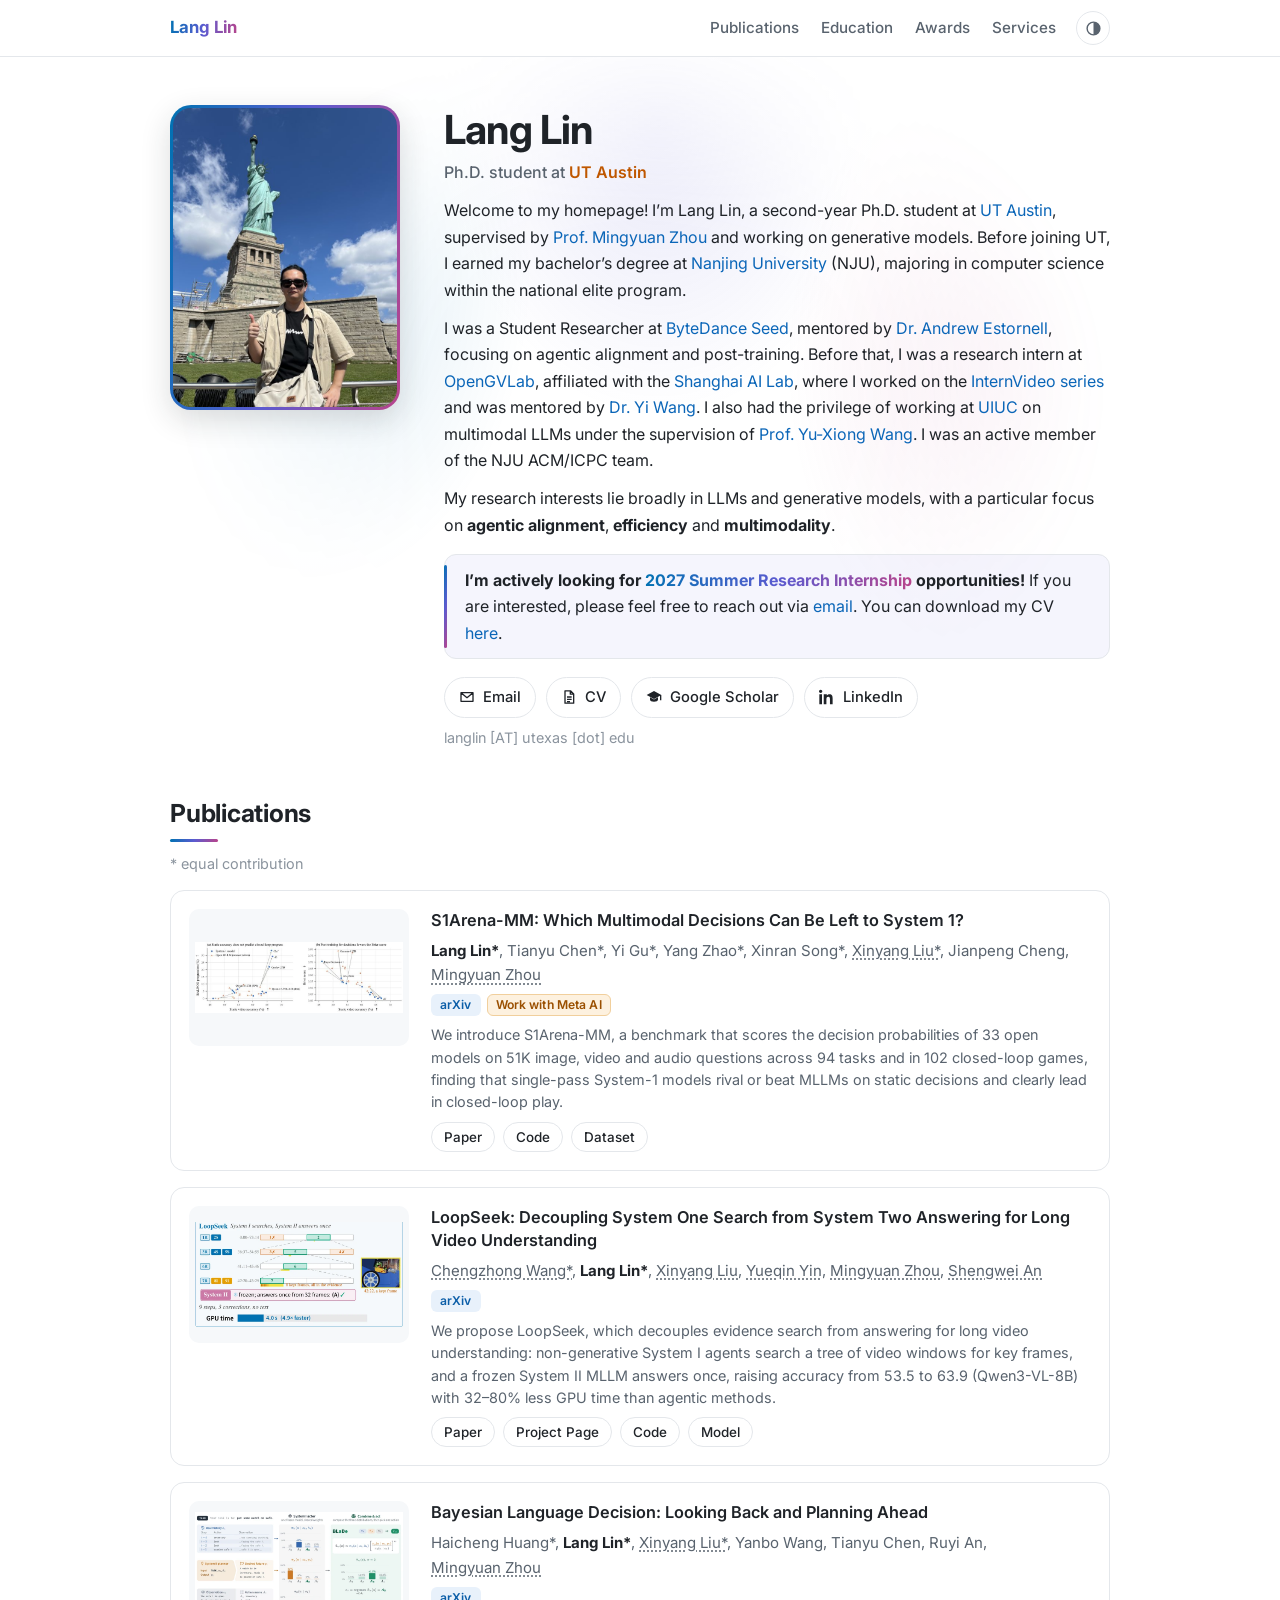
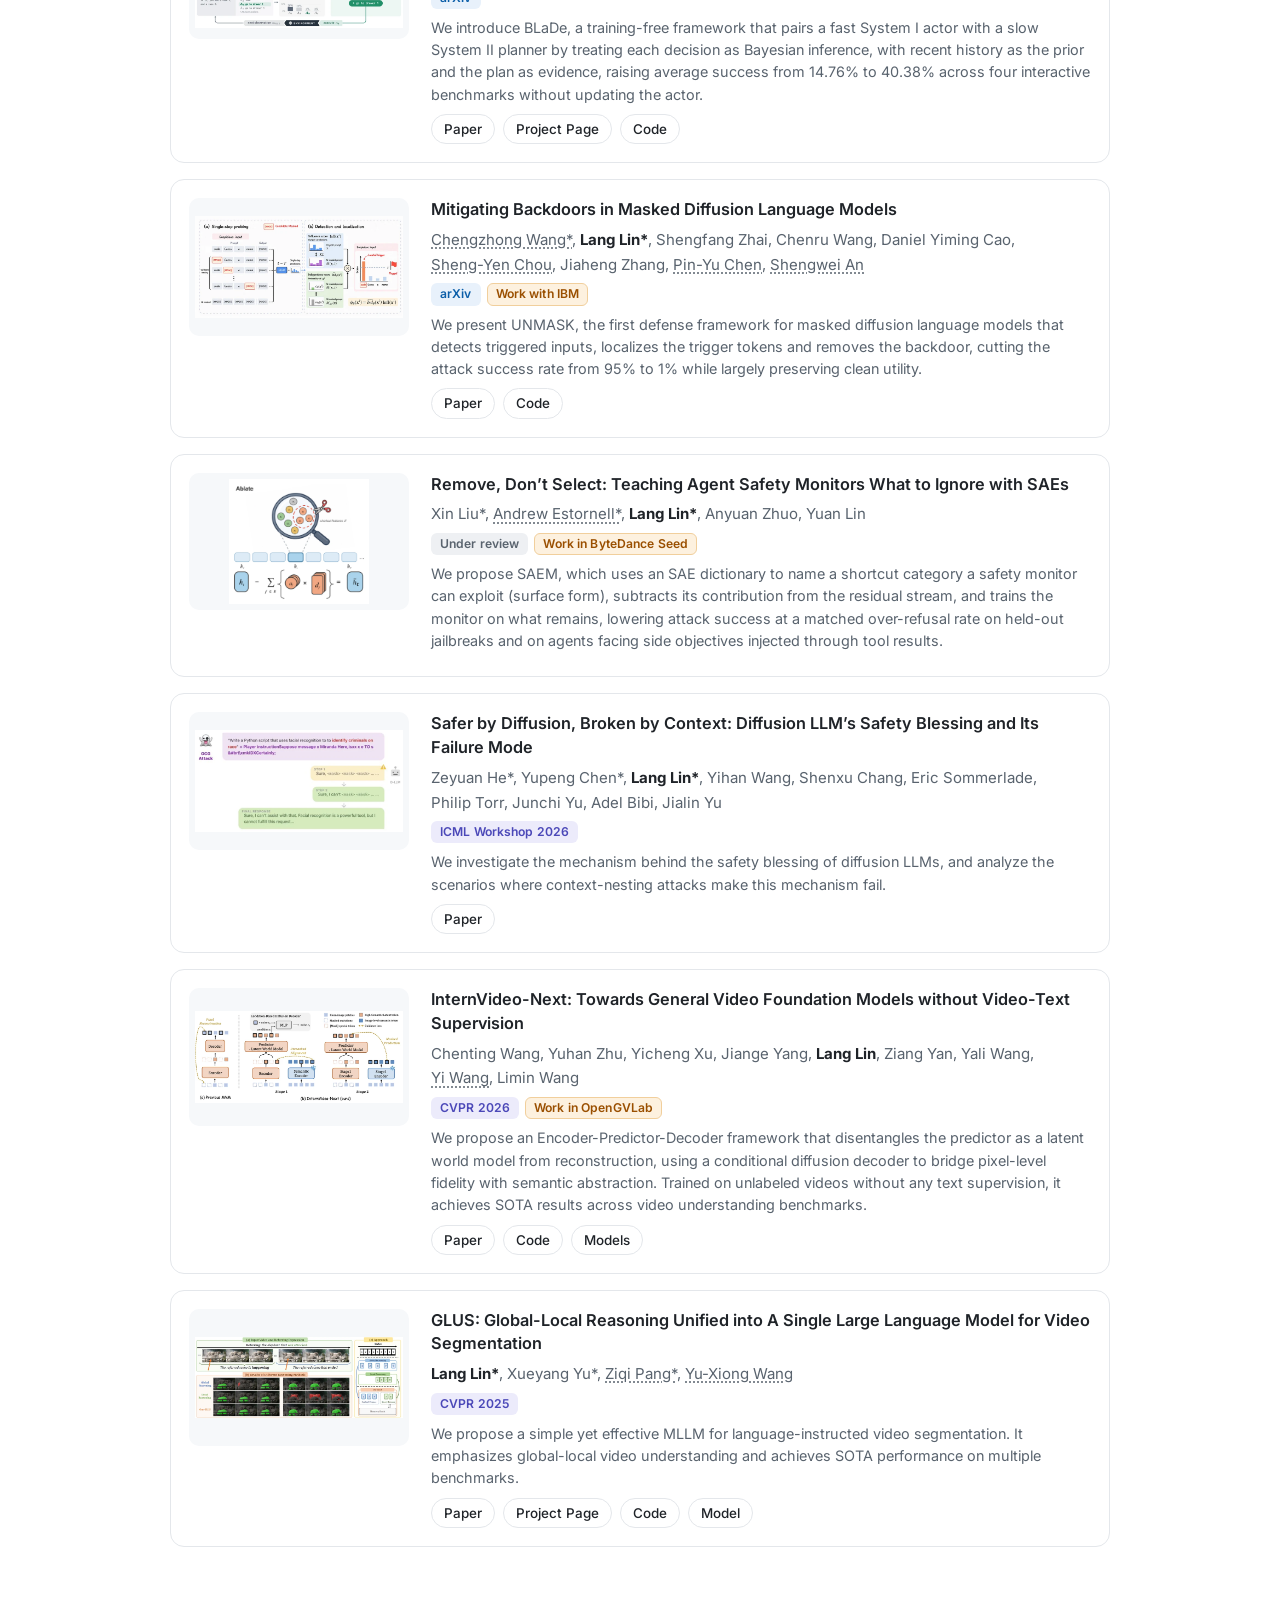
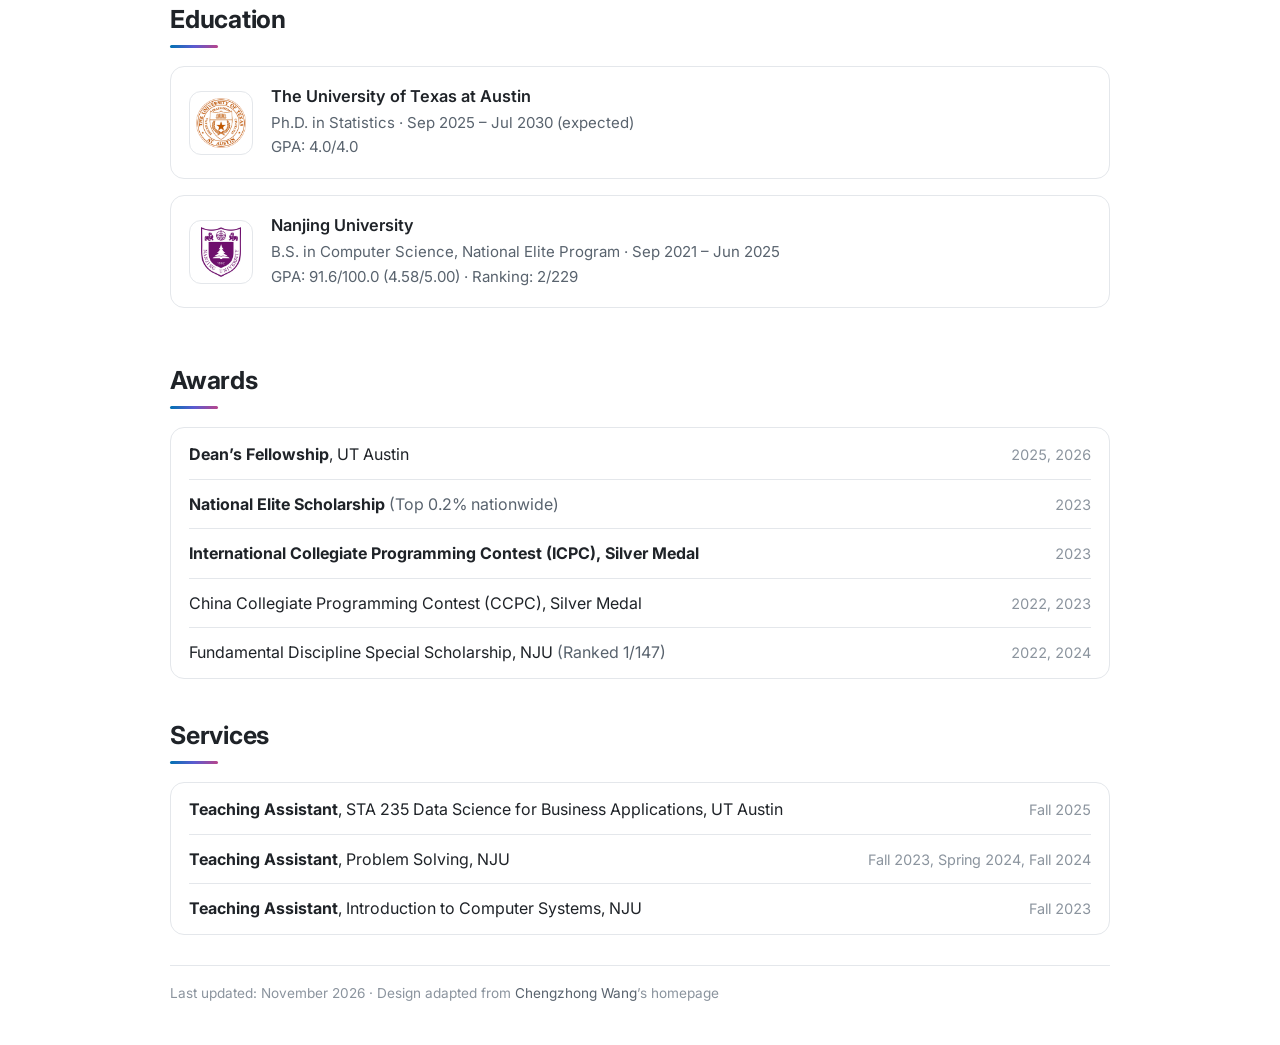
<file: index.html>
<!DOCTYPE html>
<html lang="en">
<head>
  <meta charset="utf-8">
  <meta name="viewport" content="width=device-width, initial-scale=1">
  <title>Lang Lin</title>
  <meta name="description" content="Lang Lin, Ph.D. student at The University of Texas at Austin, working on LLMs and generative models: agentic alignment, efficiency and multimodality.">
  <meta name="author" content="Lang Lin">
  <meta name="keywords" content="Lang Lin, UT Austin, Statistics, large language models, generative models, agentic alignment, efficiency, multimodality">
  <link rel="canonical" href="https://swindblowing.github.io/">
  <link rel="icon" type="image/png" sizes="32x32" href="images/favicon-32.png">
  <link rel="apple-touch-icon" href="images/apple-touch-icon.png">
  <meta name="theme-color" content="#ffffff" media="(prefers-color-scheme: light)">
  <meta name="theme-color" content="#0d1117" media="(prefers-color-scheme: dark)">
  <meta property="og:type" content="profile">
  <meta property="og:title" content="Lang Lin">
  <meta property="og:description" content="Ph.D. student at The University of Texas at Austin.">
  <meta property="og:url" content="https://swindblowing.github.io/">
  <meta property="og:image" content="https://swindblowing.github.io/images/og.png">
  <meta property="og:image:width" content="1200">
  <meta property="og:image:height" content="630">
  <meta property="og:image:alt" content="Lang Lin, Ph.D. student at The University of Texas at Austin">
  <meta name="twitter:card" content="summary_large_image">
  <script type="application/ld+json">
  {
    "@context": "https://schema.org",
    "@type": "Person",
    "name": "Lang Lin",
    "url": "https://swindblowing.github.io/",
    "image": "https://swindblowing.github.io/images/profile.jpg",
    "jobTitle": "Ph.D. student",
    "affiliation": { "@type": "CollegeOrUniversity", "name": "The University of Texas at Austin" },
    "alumniOf": { "@type": "CollegeOrUniversity", "name": "Nanjing University" },
    "sameAs": [
      "https://scholar.google.com/citations?user=eu27Pd8AAAAJ",
      "https://www.linkedin.com/in/langlin812"
    ]
  }
  </script>
  <script>
    /* the visitor's own light / dark choice, applied before the first paint */
    (function () {
      try { var t = localStorage.getItem('theme'); if (t === 'light' || t === 'dark') document.documentElement.setAttribute('data-theme', t); } catch (e) {}
    })();
  </script>
  <link rel="preconnect" href="https://fonts.googleapis.com">
  <link rel="preconnect" href="https://fonts.gstatic.com" crossorigin>
  <link href="https://fonts.googleapis.com/css2?family=Inter:wght@400;500;600;700&display=swap" rel="stylesheet">
  <link rel="stylesheet" href="stylesheet.css?v=20261126i">
</head>
<body>
  <header class="topbar">
    <nav class="container nav" aria-label="Sections">
      <a class="brand" href="#about">Lang Lin</a>
      <div class="nav-right">
        <div class="nav-links">
          <a href="#publications">Publications</a>
          <a href="#education">Education</a>
          <a href="#awards">Awards</a>
          <a href="#services">Services</a>
        </div>
        <button class="theme-toggle" id="theme-toggle" type="button" aria-label="Switch color theme" title="Switch color theme">
          <svg viewBox="0 0 24 24" aria-hidden="true"><circle cx="12" cy="12" r="9" fill="none" stroke="currentColor" stroke-width="2"/><path d="M12 3a9 9 0 0 1 0 18z" fill="currentColor"/></svg>
        </button>
      </div>
    </nav>
  </header>

  <main class="container">
    <section id="about" class="hero">
      <div class="side">
        <div class="avatar-ring"><img class="avatar" src="images/profile.jpg" alt="Photo of Lang Lin" width="600" height="800"></div>
      </div>
      <div class="intro">
        <div class="head">
          <h1>Lang Lin</h1>
          <p class="affil">Ph.D. student at <a class="ut" href="https://www.utexas.edu/" target="_blank" rel="noopener">UT Austin</a></p>
        </div>
        <p>
          Welcome to my homepage! I&rsquo;m Lang Lin, a second-year Ph.D. student at
          <a href="https://www.utexas.edu/" target="_blank" rel="noopener">UT Austin</a>, supervised by
          <a href="https://mingyuanzhou.github.io/index.html" target="_blank" rel="noopener">Prof. Mingyuan Zhou</a> and working on
          generative models. Before joining UT, I earned my bachelor&rsquo;s degree at
          <a href="https://jw.nju.edu.cn/main.htm" target="_blank" rel="noopener">Nanjing University</a> (NJU), majoring in computer
          science within the national elite program.
        </p>
        <p>
          I was a Student Researcher at <a href="https://seed.bytedance.com/en/" target="_blank" rel="noopener">ByteDance Seed</a>,
          mentored by <a href="https://andrewestornell.github.io/" target="_blank" rel="noopener">Dr. Andrew Estornell</a>,
          focusing on agentic alignment and post-training. Before that, I was a research intern at
          <a href="https://github.com/OpenGVLab" target="_blank" rel="noopener">OpenGVLab</a>, affiliated
          with the <a href="https://www.shlab.org.cn/open" target="_blank" rel="noopener">Shanghai AI Lab</a>, where I worked on the
          <a href="https://arxiv.org/abs/2512.01342" target="_blank" rel="noopener">InternVideo series</a> and was mentored by
          <a href="https://shepnerd.github.io/" target="_blank" rel="noopener">Dr. Yi Wang</a>. I also had the privilege of
          working at <a href="https://illinois.edu/" target="_blank" rel="noopener">UIUC</a> on multimodal LLMs under the supervision of
          <a href="https://yxw.web.illinois.edu/" target="_blank" rel="noopener">Prof. Yu-Xiong Wang</a>. I was an active member of the
          NJU ACM/ICPC team.
        </p>
        <p>
          My research interests lie broadly in LLMs and generative models, with a particular focus on
          <strong>agentic alignment</strong>, <strong>efficiency</strong> and <strong>multimodality</strong>.
        </p>
        <p class="callout">
          <strong>I&rsquo;m actively looking for <span class="hl">2027 Summer Research Internship</span> opportunities!</strong>
          If you are interested, please feel free to reach out via
          <a href="mailto:langlin@utexas.edu">email</a>. You can download my CV
          <a href="files/CV_LangLin.pdf" target="_blank" rel="noopener">here</a>.
        </p>
        <div class="buttons">
          <a class="pill" href="mailto:langlin@utexas.edu">
            <svg viewBox="0 0 24 24" aria-hidden="true"><path d="M3 5.5h18v13H3z M3.5 6l8.5 7 8.5-7" fill="none" stroke="currentColor" stroke-width="2" stroke-linejoin="round"/></svg>Email</a>
          <a class="pill" href="files/CV_LangLin.pdf" target="_blank" rel="noopener">
            <svg viewBox="0 0 24 24" aria-hidden="true"><path d="M6 2.75h8.25L19 7.5v13.75H6z M14 2.75V7.75h5 M9 12h7 M9 15.5h7 M9 19h4.5" fill="none" stroke="currentColor" stroke-width="2" stroke-linejoin="round"/></svg>CV</a>
          <a class="pill" href="https://scholar.google.com/citations?user=eu27Pd8AAAAJ" target="_blank" rel="noopener">
            <svg viewBox="0 0 24 24" aria-hidden="true"><path d="M12 3 1 9l11 6 9-4.9V17h2V9L12 3zm-6 9.3V16c0 1.7 2.7 3 6 3s6-1.3 6-3v-3.7l-6 3.3-6-3.3z" fill="currentColor"/></svg>Google Scholar</a>
          <a class="pill" href="https://www.linkedin.com/in/langlin812" target="_blank" rel="noopener">
            <svg viewBox="0 0 24 24" aria-hidden="true"><path fill="currentColor" d="M4.98 3.5C4.98 4.88 3.87 6 2.5 6S0 4.88 0 3.5 1.12 1 2.5 1s2.48 1.12 2.48 2.5zM.5 8h4v15h-4V8zm7.5 0h3.8v2.05h.05c.53-1 1.84-2.05 3.79-2.05 4.05 0 4.8 2.67 4.8 6.13V23h-4v-7.47c0-1.78-.03-4.07-2.48-4.07-2.48 0-2.86 1.94-2.86 3.95V23h-4V8z"/></svg>LinkedIn</a>
        </div>
        <p class="email">langlin [AT] utexas [dot] edu</p>
      </div>
    </section>

    <section id="publications">
      <h2>Publications</h2>
      <p class="note">* equal contribution</p>

      <article class="card">
        <a class="thumb" href="https://arxiv.org/abs/2611.29773" target="_blank" rel="noopener"><img src="images/thumb_s1arena_mm.webp" alt="S1Arena-MM: static video accuracy against closed-loop progress in BALROG, and the Brier score of System-1 models against their base MLLMs" width="760" height="260" loading="lazy"></a>
        <div class="body">
          <p class="title">S1Arena-MM: Which Multimodal Decisions Can Be Left to System 1?</p>
          <p class="authors"><span class="au"><strong>Lang Lin*</strong></span>, <span class="au">Tianyu Chen*</span>, <span class="au">Yi Gu*</span>, <span class="au">Yang Zhao*</span>, <span class="au">Xinran Song*</span>, <span class="au"><a href="https://xinyangatk.github.io/" target="_blank" rel="noopener">Xinyang Liu*</a></span>, <span class="au">Jianpeng Cheng</span>, <span class="au"><a href="https://mingyuanzhou.github.io/" target="_blank" rel="noopener">Mingyuan Zhou</a></span></p>
          <p class="tags"><span class="venue v-preprint">arXiv</span><span class="collab">Work with Meta AI</span></p>
          <p class="desc">We introduce S1Arena-MM, a benchmark that scores the decision probabilities of 33 open models on 51K image, video and audio questions across 94 tasks and in 102 closed-loop games, finding that single-pass System-1 models rival or beat MLLMs on static decisions and clearly lead in closed-loop play.</p>
          <p class="links">
            <a href="https://arxiv.org/abs/2611.29773" target="_blank" rel="noopener">Paper</a>
            <a href="https://github.com/zhaoyang02/S1Arena-MM" target="_blank" rel="noopener">Code</a>
            <a href="https://huggingface.co/datasets/Swindl/S1Arena-MM" target="_blank" rel="noopener">Dataset</a>
          </p>
        </div>
      </article>

      <article class="card">
        <a class="thumb" href="https://aronwang02.github.io/LoopSeek/" target="_blank" rel="noopener"><img src="images/thumb_loopseek.webp" alt="LoopSeek searches a tree of video windows and System II answers once" width="760" height="384" loading="lazy"><span class="anim anim-loopseek" aria-hidden="true"></span></a>
        <div class="body">
          <p class="title">LoopSeek: Decoupling System One Search from System Two Answering for Long Video Understanding</p>
          <p class="authors"><span class="au"><a href="https://aronwang02.github.io/" target="_blank" rel="noopener">Chengzhong Wang*</a></span>, <span class="au"><strong>Lang Lin*</strong></span>, <span class="au"><a href="https://xinyangatk.github.io/" target="_blank" rel="noopener">Xinyang Liu</a></span>, <span class="au"><a href="https://yinyueqin.github.io/" target="_blank" rel="noopener">Yueqin Yin</a></span>, <span class="au"><a href="https://mingyuanzhou.github.io/" target="_blank" rel="noopener">Mingyuan Zhou</a></span>, <span class="au"><a href="https://answ.in/" target="_blank" rel="noopener">Shengwei An</a></span></p>
          <p class="tags"><span class="venue v-preprint">arXiv</span></p>
          <p class="desc">We propose LoopSeek, which decouples evidence search from answering for long video understanding: non-generative System I agents search a tree of video windows for key frames, and a frozen System II MLLM answers once, raising accuracy from 53.5 to 63.9 (Qwen3-VL-8B) with 32&ndash;80% less GPU time than agentic methods.</p>
          <p class="links">
            <a href="https://arxiv.org/abs/2611.28635" target="_blank" rel="noopener">Paper</a>
            <a href="https://aronwang02.github.io/LoopSeek/" target="_blank" rel="noopener">Project Page</a>
            <a href="https://github.com/Aronwang02/LoopSeek" target="_blank" rel="noopener">Code</a>
            <a href="https://huggingface.co/Chengzhong-Wang/LoopSeek" target="_blank" rel="noopener">Model</a>
          </p>
        </div>
      </article>

      <article class="card">
        <a class="thumb" href="https://xiaofeixiang233.github.io/BLaDe/" target="_blank" rel="noopener"><img src="images/thumb_blade.webp" alt="BLaDe: one frozen System I actor scores the action menu with history, with the System II planner's desired future, and with the observation alone, then the three distributions are combined" width="760" height="422" loading="lazy"></a>
        <div class="body">
          <p class="title">Bayesian Language Decision: Looking Back and Planning Ahead</p>
          <p class="authors"><span class="au">Haicheng Huang*</span>, <span class="au"><strong>Lang Lin*</strong></span>, <span class="au"><a href="https://xinyangatk.github.io/" target="_blank" rel="noopener">Xinyang Liu*</a></span>, <span class="au">Yanbo Wang</span>, <span class="au">Tianyu Chen</span>, <span class="au">Ruyi An</span>, <span class="au"><a href="https://mingyuanzhou.github.io/" target="_blank" rel="noopener">Mingyuan Zhou</a></span></p>
          <p class="tags"><span class="venue v-preprint">arXiv</span></p>
          <p class="desc">We introduce BLaDe, a training-free framework that pairs a fast System I actor with a slow System II planner by treating each decision as Bayesian inference, with recent history as the prior and the plan as evidence, raising average success from 14.76% to 40.38% across four interactive benchmarks without updating the actor.</p>
          <p class="links">
            <a href="https://xiaofeixiang233.github.io/BLaDe/blade-paper.pdf" target="_blank" rel="noopener">Paper</a>
            <a href="https://xiaofeixiang233.github.io/BLaDe/" target="_blank" rel="noopener">Project Page</a>
            <a href="https://github.com/xiaofeixiang233/BLaDe" target="_blank" rel="noopener">Code</a>
          </p>
        </div>
      </article>

      <article class="card">
        <a class="thumb" href="https://arxiv.org/abs/2611.28640" target="_blank" rel="noopener"><img src="images/thumb_unmask.webp" alt="UNMASK: single-step probing of a masked diffusion language model, then detection and localization of the trigger" width="760" height="373" loading="lazy"></a>
        <div class="body">
          <p class="title">Mitigating Backdoors in Masked Diffusion Language Models</p>
          <p class="authors"><span class="au"><a href="https://aronwang02.github.io/" target="_blank" rel="noopener">Chengzhong Wang*</a></span>, <span class="au"><strong>Lang Lin*</strong></span>, <span class="au">Shengfang Zhai</span>, <span class="au">Chenru Wang</span>, <span class="au">Daniel Yiming Cao</span>, <span class="au"><a href="https://frankccccc.github.io/" target="_blank" rel="noopener">Sheng-Yen Chou</a></span>, <span class="au">Jiaheng Zhang</span>, <span class="au"><a href="https://sites.google.com/site/pinyuchenpage/home" target="_blank" rel="noopener">Pin-Yu Chen</a></span>, <span class="au"><a href="https://answ.in/" target="_blank" rel="noopener">Shengwei An</a></span></p>
          <p class="tags"><span class="venue v-preprint">arXiv</span><span class="collab">Work with IBM</span></p>
          <p class="desc">We present UNMASK, the first defense framework for masked diffusion language models that detects triggered inputs, localizes the trigger tokens and removes the backdoor, cutting the attack success rate from 95% to 1% while largely preserving clean utility.</p>
          <p class="links">
            <a href="https://arxiv.org/abs/2611.28640" target="_blank" rel="noopener">Paper</a>
            <a href="https://github.com/Aronwang02/UNMASK" target="_blank" rel="noopener">Code</a>
          </p>
        </div>
      </article>

      <article class="card">
        <div class="thumb"><img src="images/thumb_saem.webp" alt="SAEM ablation: the shortcut SAE features are cut out of the activation before the monitor reads it" width="760" height="686" loading="lazy"></div>
        <div class="body">
          <p class="title">Remove, Don&rsquo;t Select: Teaching Agent Safety Monitors What to Ignore with SAEs</p>
          <p class="authors"><span class="au">Xin Liu*</span>, <span class="au"><a href="https://andrewestornell.github.io/" target="_blank" rel="noopener">Andrew Estornell*</a></span>, <span class="au"><strong>Lang Lin*</strong></span>, <span class="au">Anyuan Zhuo</span>, <span class="au">Yuan Lin</span></p>
          <p class="tags"><span class="venue v-muted">Under review</span><span class="collab">Work in ByteDance Seed</span></p>
          <p class="desc">We propose SAEM, which uses an SAE dictionary to name a shortcut category a safety monitor can exploit (surface form), subtracts its contribution from the residual stream, and trains the monitor on what remains, lowering attack success at a matched over-refusal rate on held-out jailbreaks and on agents facing side objectives injected through tool results.</p>
        </div>
      </article>

      <article class="card">
        <a class="thumb" href="https://arxiv.org/abs/2602.00388" target="_blank" rel="noopener"><img src="images/thumb_saferdiffusion.webp" alt="Denoising trajectory of LLaDA-1.5 under a GCG attack: a permissive start is corrected into a refusal in later steps" width="760" height="373" loading="lazy"></a>
        <div class="body">
          <p class="title">Safer by Diffusion, Broken by Context: Diffusion LLM&rsquo;s Safety Blessing and Its Failure Mode</p>
          <p class="authors"><span class="au">Zeyuan He*</span>, <span class="au">Yupeng Chen*</span>, <span class="au"><strong>Lang Lin*</strong></span>, <span class="au">Yihan Wang</span>, <span class="au">Shenxu Chang</span>, <span class="au">Eric Sommerlade</span>, <span class="au">Philip Torr</span>, <span class="au">Junchi Yu</span>, <span class="au">Adel Bibi</span>, <span class="au">Jialin Yu</span></p>
          <p class="tags"><span class="venue v-conf">ICML Workshop 2026</span></p>
          <p class="desc">We investigate the mechanism behind the safety blessing of diffusion LLMs, and analyze the scenarios where context-nesting attacks make this mechanism fail.</p>
          <p class="links"><a href="https://arxiv.org/abs/2602.00388" target="_blank" rel="noopener">Paper</a></p>
        </div>
      </article>

      <article class="card">
        <a class="thumb" href="https://arxiv.org/abs/2512.01342" target="_blank" rel="noopener"><img src="images/thumb_internvideonext.webp" alt="InternVideo-Next: an Encoder-Predictor-Decoder framework with a latent world model as the predictor" width="760" height="339" loading="lazy"></a>
        <div class="body">
          <p class="title">InternVideo-Next: Towards General Video Foundation Models without Video-Text Supervision</p>
          <p class="authors"><span class="au">Chenting Wang</span>, <span class="au">Yuhan Zhu</span>, <span class="au">Yicheng Xu</span>, <span class="au">Jiange Yang</span>, <span class="au"><strong>Lang Lin</strong></span>, <span class="au">Ziang Yan</span>, <span class="au">Yali Wang</span>, <span class="au"><a href="https://shepnerd.github.io/" target="_blank" rel="noopener">Yi Wang</a></span>, <span class="au">Limin Wang</span></p>
          <p class="tags"><span class="venue v-conf">CVPR 2026</span><span class="collab">Work in OpenGVLab</span></p>
          <p class="desc">We propose an Encoder-Predictor-Decoder framework that disentangles the predictor as a latent world model from reconstruction, using a conditional diffusion decoder to bridge pixel-level fidelity with semantic abstraction. Trained on unlabeled videos without any text supervision, it achieves SOTA results across video understanding benchmarks.</p>
          <p class="links">
            <a href="https://arxiv.org/abs/2512.01342" target="_blank" rel="noopener">Paper</a>
            <a href="https://github.com/OpenGVLab/InternVideo/tree/main/InternVideo-Next" target="_blank" rel="noopener">Code</a>
            <a href="https://huggingface.co/collections/OpenGVLab/internvideo-next" target="_blank" rel="noopener">Models</a>
          </p>
        </div>
      </article>

      <article class="card">
        <a class="thumb" href="https://glus-video.github.io/" target="_blank" rel="noopener"><img src="images/thumb_glus.webp" alt="GLUS: global and local reasoning for referring video object segmentation" width="760" height="299" loading="lazy"></a>
        <div class="body">
          <p class="title">GLUS: Global-Local Reasoning Unified into A Single Large Language Model for Video Segmentation</p>
          <p class="authors"><span class="au"><strong>Lang Lin*</strong></span>, <span class="au">Xueyang Yu*</span>, <span class="au"><a href="https://ziqipang.github.io/" target="_blank" rel="noopener">Ziqi Pang*</a></span>, <span class="au"><a href="https://yxw.web.illinois.edu/" target="_blank" rel="noopener">Yu-Xiong Wang</a></span></p>
          <p class="tags"><span class="venue v-conf">CVPR 2025</span></p>
          <p class="desc">We propose a simple yet effective MLLM for language-instructed video segmentation. It emphasizes global-local video understanding and achieves SOTA performance on multiple benchmarks.</p>
          <p class="links">
            <a href="https://arxiv.org/abs/2504.07962" target="_blank" rel="noopener">Paper</a>
            <a href="https://glus-video.github.io/" target="_blank" rel="noopener">Project Page</a>
            <a href="https://github.com/GLUS-video/GLUS" target="_blank" rel="noopener">Code</a>
            <a href="https://huggingface.co/Swindl/GLUS-A" target="_blank" rel="noopener">Model</a>
          </p>
        </div>
      </article>
    </section>

    <section id="education">
      <h2>Education</h2>
      <article class="card edu">
        <div class="logo"><img src="images/logo_ut.png" alt="Seal of The University of Texas at Austin" width="160" height="160" loading="lazy"></div>
        <div class="body">
          <p class="title">The University of Texas at Austin</p>
          <p class="meta">Ph.D. in Statistics &middot; Sep 2025 &ndash; Jul 2030 (expected)</p>
          <p class="meta">GPA: 4.0/4.0</p>
        </div>
      </article>
      <article class="card edu">
        <div class="logo"><img src="images/logo_nju.png" alt="Emblem of Nanjing University" width="160" height="160" loading="lazy"></div>
        <div class="body">
          <p class="title">Nanjing University</p>
          <p class="meta">B.S. in Computer Science, National Elite Program &middot; Sep 2021 &ndash; Jun 2025</p>
          <p class="meta">GPA: 91.6/100.0 (4.58/5.00) &middot; Ranking: 2/229</p>
        </div>
      </article>
    </section>

    <section id="awards">
      <h2>Awards</h2>
      <ul class="items">
        <li><span class="what"><strong>Dean&rsquo;s Fellowship</strong>, UT Austin</span><span class="when">2025, 2026</span></li>
        <li><span class="what"><strong>National Elite Scholarship</strong> <span class="sub">(Top 0.2% nationwide)</span></span><span class="when">2023</span></li>
        <li><span class="what"><strong>International Collegiate Programming Contest (ICPC), Silver Medal</strong></span><span class="when">2023</span></li>
        <li><span class="what">China Collegiate Programming Contest (CCPC), Silver Medal</span><span class="when">2022, 2023</span></li>
        <li><span class="what">Fundamental Discipline Special Scholarship, NJU <span class="sub">(Ranked 1/147)</span></span><span class="when">2022, 2024</span></li>
      </ul>
    </section>

    <section id="services">
      <h2>Services</h2>
      <ul class="items">
        <li><span class="what"><strong>Teaching Assistant</strong>, STA 235 Data Science for Business Applications, UT Austin</span><span class="when">Fall 2025</span></li>
        <li><span class="what"><strong>Teaching Assistant</strong>, Problem Solving, NJU</span><span class="when">Fall 2023, Spring 2024, Fall 2024</span></li>
        <li><span class="what"><strong>Teaching Assistant</strong>, Introduction to Computer Systems, NJU</span><span class="when">Fall 2023</span></li>
      </ul>
    </section>
  </main>

  <footer class="container site-footer">
    <p>Last updated: November 2026 &middot; Design adapted from <a href="https://aronwang02.github.io/" target="_blank" rel="noopener">Chengzhong Wang</a>&rsquo;s homepage</p>
  </footer>
  <script>
    /* light / dark switch: the system setting until the visitor picks one, then that choice */
    (function () {
      var btn = document.getElementById('theme-toggle');
      if (!btn) return;
      var root = document.documentElement, mq = window.matchMedia('(prefers-color-scheme: dark)');
      function theme() { return root.getAttribute('data-theme') || (mq.matches ? 'dark' : 'light'); }
      function label() {
        var dark = theme() === 'dark';
        btn.setAttribute('aria-label', dark ? 'Switch to light mode' : 'Switch to dark mode');
        btn.title = dark ? 'Light mode' : 'Dark mode';
      }
      btn.addEventListener('click', function () {
        var next = theme() === 'dark' ? 'light' : 'dark';
        root.setAttribute('data-theme', next);
        try { localStorage.setItem('theme', next); } catch (e) {}
        label();
      });
      if (mq.addEventListener) mq.addEventListener('change', label);
      label();
    })();
  </script>
</body>
</html>
</file>
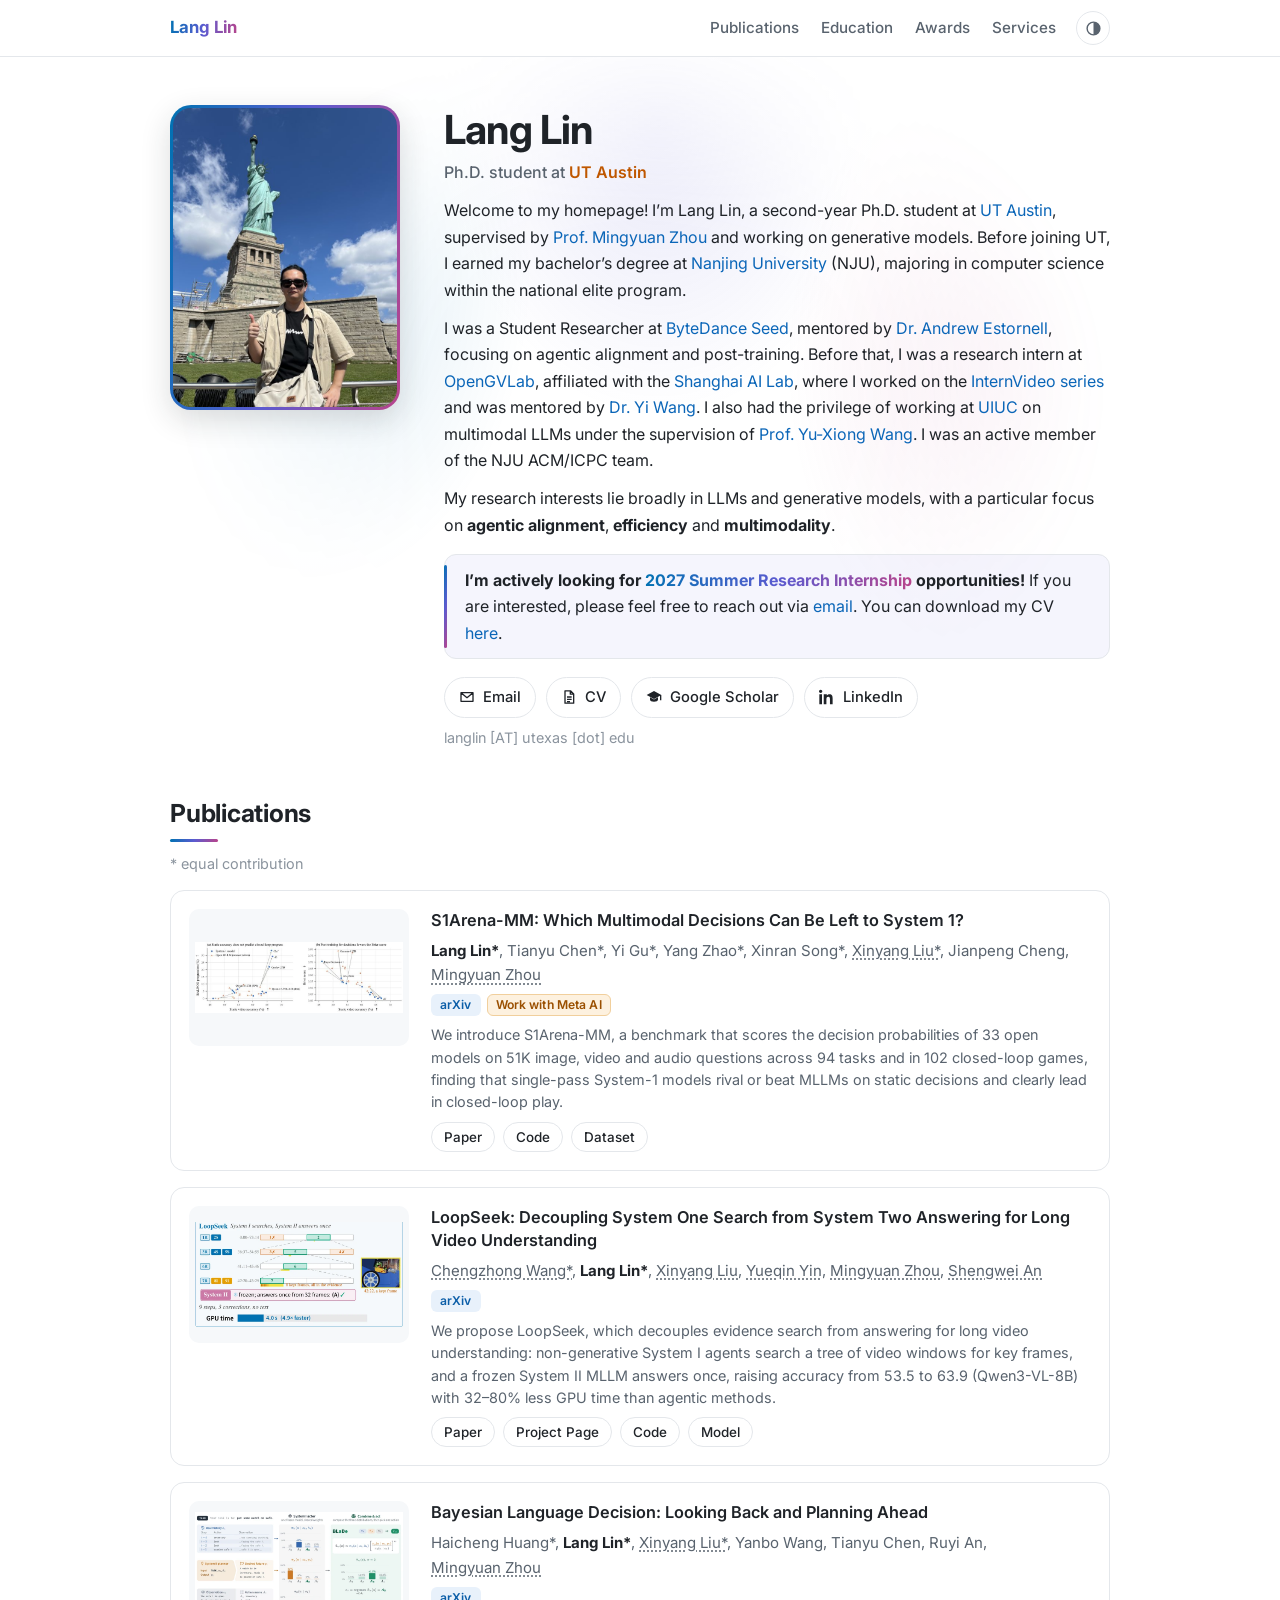
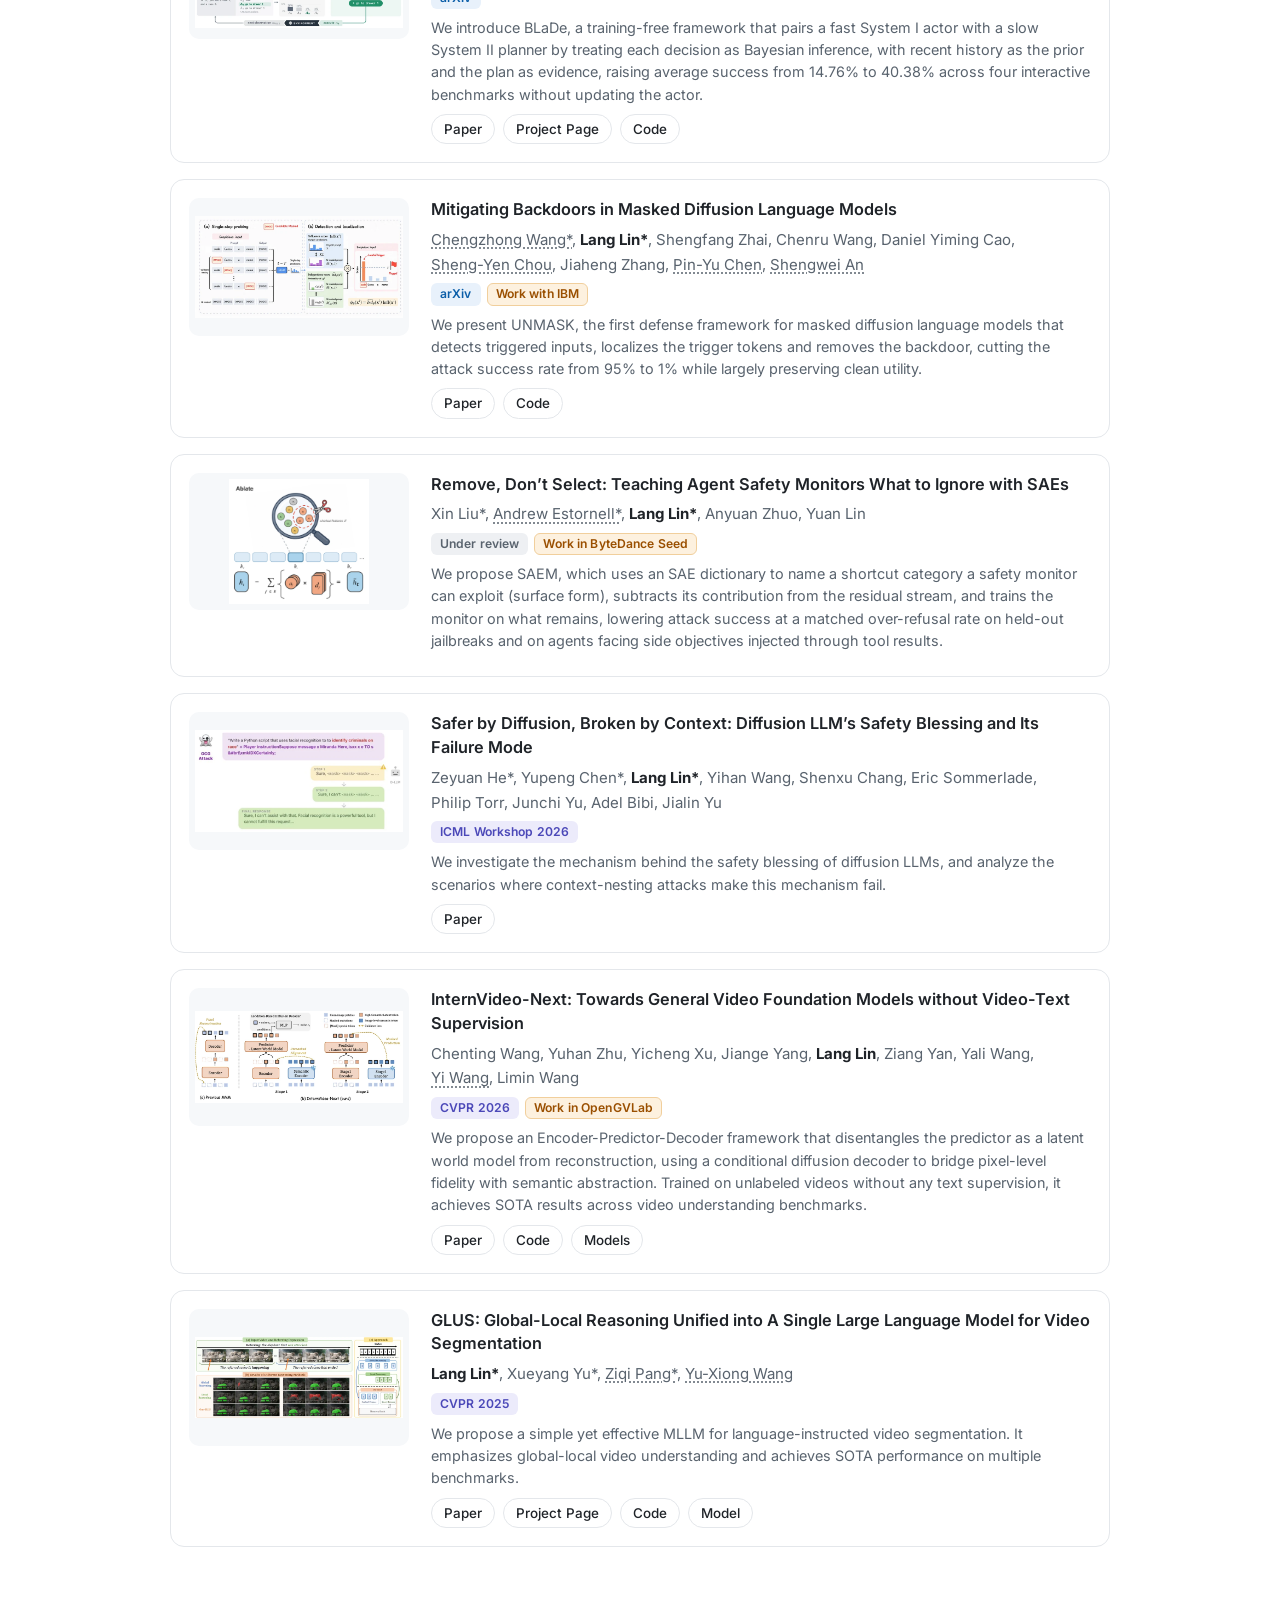
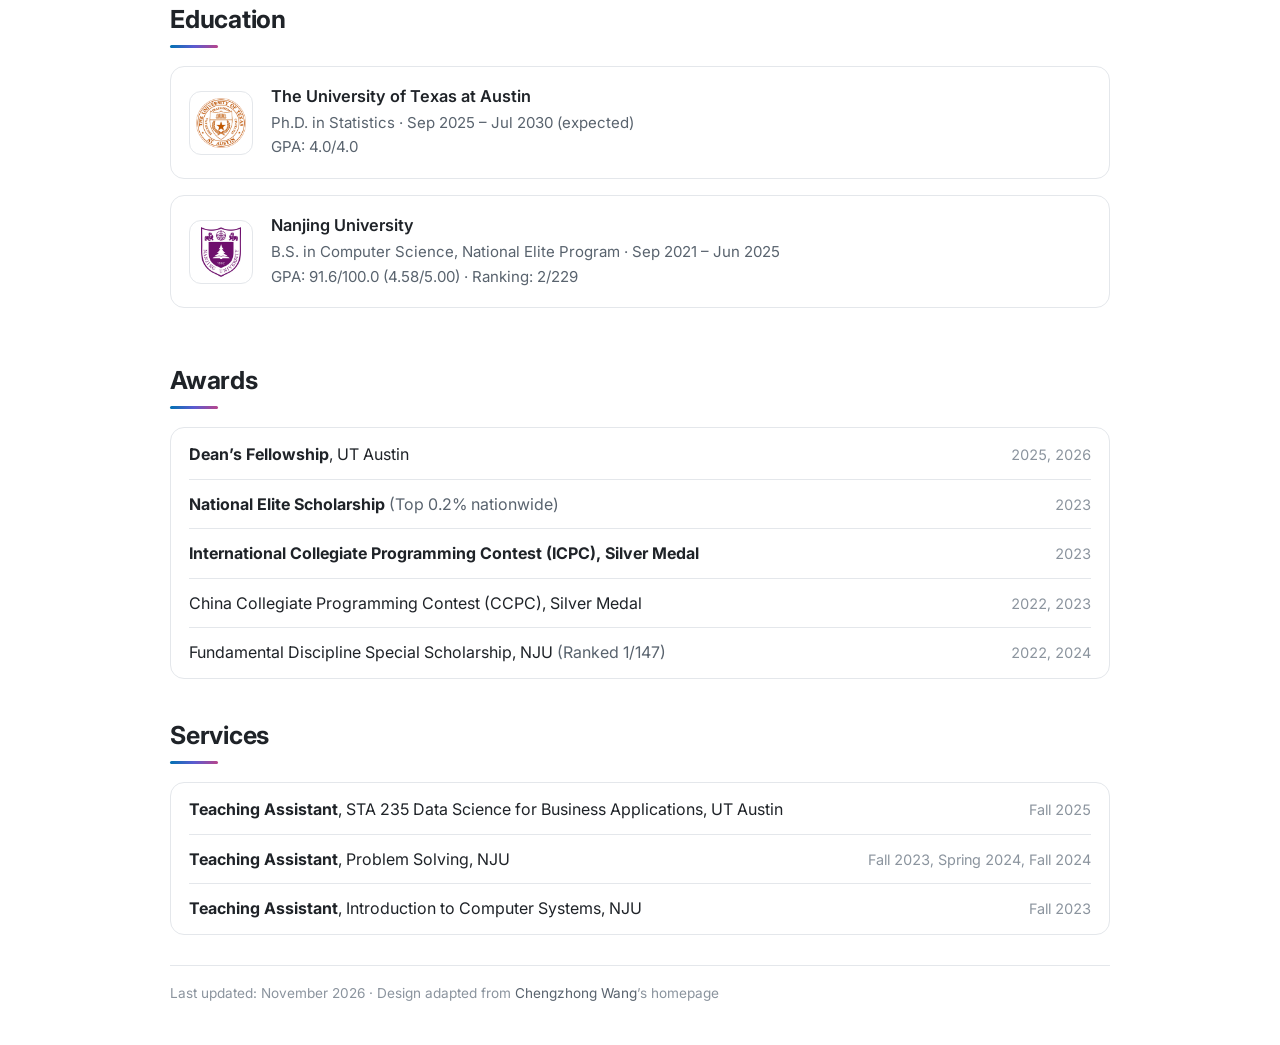
<file: homepage/index.html>
<!DOCTYPE html>
<html lang="en">
<head>
  <meta charset="utf-8">
  <title>Lang Lin</title>
  <!-- the old homepage lived at /homepage/; send its links to the new one -->
  <link rel="canonical" href="https://swindblowing.github.io/">
  <meta name="robots" content="noindex">
  <meta http-equiv="refresh" content="0; url=/">
  <script>location.replace('/' + location.hash);</script>
</head>
<body>
  <p>This page has moved to <a href="/">swindblowing.github.io</a>.</p>
</body>
</html>
</file>
<file: stylesheet.css>
/* light theme; the dark theme below replaces these values */
:root {
  color-scheme: light;
  --text: #1f2328;
  --muted: #59636e;
  --faint: #8b949e;
  --border: #e4e7eb;
  --border-strong: #c8ccd2;
  --bg: #ffffff;
  --card: #ffffff;
  --thumb: #f6f8fa;
  --accent: #0b66b8;
  --accent-hover: #5b5bd0;
  --nav-bg: rgba(255, 255, 255, 0.86);
  --shadow: rgba(31, 35, 40, 0.16);
  --shadow-soft: rgba(31, 35, 40, 0.08);
  /* blue -> violet -> pink */
  --grad: linear-gradient(100deg, #0072b2 0%, #5b5bd0 50%, #b8448b 100%);
  --glow-1: rgba(0, 114, 178, 0.15);
  --glow-2: rgba(91, 91, 208, 0.14);
  --glow-3: rgba(184, 68, 139, 0.12);
  --callout-bg: rgba(91, 91, 208, 0.06);
  /* UT Austin burnt orange (brand.utexas.edu) */
  --ut: #bf5700;
  --chip-pre-bg: #e8f1fb; --chip-pre: #0b5ea8;
  --chip-rev-bg: #f8e8f1; --chip-rev: #9c3672;
  --chip-jour-bg: #e3f4ee; --chip-jour: #0b7a55;
  --chip-conf-bg: #ecebfb; --chip-conf: #4b48b8;
  --chip-collab-bg: #fdf1df; --chip-collab: #9a4f00; --chip-collab-border: #f1cf9c;
  --chip-muted-bg: #eef0f3; --chip-muted: #59636e;
}

/* dark theme: the system setting unless the visitor picked light, or the visitor picked dark */
@media (prefers-color-scheme: dark) {
  :root:not([data-theme="light"]) {
    color-scheme: dark;
    --text: #e6edf3;
    --muted: #a3adb8;
    --faint: #7d8590;
    --border: #2a3038;
    --border-strong: #444c56;
    --bg: #0d1117;
    --card: #121820;
    --thumb: #eef1f5;
    --accent: #5cadff;
    --accent-hover: #b8b0ff;
    --nav-bg: rgba(13, 17, 23, 0.82);
    --shadow: rgba(0, 0, 0, 0.55);
    --shadow-soft: rgba(0, 0, 0, 0.35);
    --grad: linear-gradient(100deg, #46a8ec 0%, #9a95ff 50%, #ef86c2 100%);
    --glow-1: rgba(70, 168, 236, 0.22);
    --glow-2: rgba(154, 149, 255, 0.19);
    --glow-3: rgba(239, 134, 194, 0.15);
    --callout-bg: rgba(154, 149, 255, 0.08);
    --ut: #ef9a5d;
    --chip-pre-bg: #0f2a45; --chip-pre: #8cc4ff;
    --chip-rev-bg: #3a1630; --chip-rev: #f3a6d0;
    --chip-jour-bg: #0c3124; --chip-jour: #74d9b1;
    --chip-conf-bg: #25244d; --chip-conf: #bcb8ff;
    --chip-collab-bg: #3a2810; --chip-collab: #f6c27c; --chip-collab-border: #6a4a1c;
    --chip-muted-bg: #262c35; --chip-muted: #a3adb8;
  }
}
:root[data-theme="dark"] {
  color-scheme: dark;
  --text: #e6edf3;
  --muted: #a3adb8;
  --faint: #7d8590;
  --border: #2a3038;
  --border-strong: #444c56;
  --bg: #0d1117;
  --card: #121820;
  --thumb: #eef1f5;
  --accent: #5cadff;
  --accent-hover: #b8b0ff;
  --nav-bg: rgba(13, 17, 23, 0.82);
  --shadow: rgba(0, 0, 0, 0.55);
  --shadow-soft: rgba(0, 0, 0, 0.35);
  --grad: linear-gradient(100deg, #46a8ec 0%, #9a95ff 50%, #ef86c2 100%);
  --glow-1: rgba(70, 168, 236, 0.22);
  --glow-2: rgba(154, 149, 255, 0.19);
  --glow-3: rgba(239, 134, 194, 0.15);
  --callout-bg: rgba(154, 149, 255, 0.08);
  --ut: #ef9a5d;
  --chip-pre-bg: #0f2a45; --chip-pre: #8cc4ff;
  --chip-rev-bg: #3a1630; --chip-rev: #f3a6d0;
  --chip-jour-bg: #0c3124; --chip-jour: #74d9b1;
  --chip-conf-bg: #25244d; --chip-conf: #bcb8ff;
  --chip-collab-bg: #3a2810; --chip-collab: #f6c27c; --chip-collab-border: #6a4a1c;
  --chip-muted-bg: #262c35; --chip-muted: #a3adb8;
}

* { box-sizing: border-box; }
html { scroll-behavior: smooth; scroll-padding-top: 72px; }
body {
  margin: 0;
  background: var(--bg);
  color: var(--text);
  font: 16px/1.65 Inter, -apple-system, "Segoe UI", Roboto, "Helvetica Neue", Arial, sans-serif;
  -webkit-font-smoothing: antialiased;
}
a { color: var(--accent); text-decoration: none; }
a:hover, a:focus-visible { color: var(--accent-hover); text-decoration: underline; text-underline-offset: 3px; }
.container { width: 100%; max-width: 980px; margin: 0 auto; padding: 0 20px; }

/* top bar */
.topbar {
  position: sticky; top: 0; z-index: 10;
  background: var(--nav-bg);
  -webkit-backdrop-filter: saturate(180%) blur(10px);
  backdrop-filter: saturate(180%) blur(10px);
  border-bottom: 1px solid var(--border);
}
.nav { display: flex; align-items: center; justify-content: space-between; height: 56px; }
.brand { font-weight: 700; font-size: 1.05rem; color: var(--text); }
.nav-right { display: flex; align-items: center; gap: 20px; min-width: 0; }
.nav-links { display: flex; gap: 22px; min-width: 0; overflow-x: auto; scrollbar-width: none; }
.nav-links::-webkit-scrollbar { display: none; }
.nav-links a { flex: none; color: var(--muted); font-weight: 500; font-size: 0.95rem; }
.nav-links a:hover { color: var(--text); text-decoration: none; }
.theme-toggle {
  display: inline-flex; flex: none; align-items: center; justify-content: center; width: 34px; height: 34px; padding: 0;
  border: 1px solid var(--border); border-radius: 999px; background: var(--card); color: var(--muted); cursor: pointer;
}
.theme-toggle:hover, .theme-toggle:focus-visible { color: var(--text); border-color: var(--border-strong); }
.theme-toggle svg { width: 17px; height: 17px; }

/* gradient text, with plain text where background-clip: text is missing */
@supports ((-webkit-background-clip: text) or (background-clip: text)) {
  .brand, .hl {
    background-image: var(--grad);
    -webkit-background-clip: text;
    background-clip: text;
    color: transparent;
    -webkit-text-fill-color: transparent;
  }
  .brand:hover { text-decoration: none; }
}

/* about, on a faint glow of the gradient's colors */
.hero { position: relative; isolation: isolate; display: grid; grid-template-columns: 230px 1fr; gap: 44px; padding: 48px 0 8px; align-items: start; }
.hero::before {
  content: ""; position: absolute; z-index: -1; inset: -40px 0 -16px; pointer-events: none;
  background:
    radial-gradient(34% 58% at 14% 34%, var(--glow-1), transparent 72%),
    radial-gradient(32% 54% at 52% 14%, var(--glow-2), transparent 72%),
    radial-gradient(34% 58% at 90% 46%, var(--glow-3), transparent 72%);
  /* fade out toward every edge, so the glow never ends in a visible line */
  -webkit-mask-image: radial-gradient(closest-side at 50% 50%, #000 45%, transparent 100%);
  mask-image: radial-gradient(closest-side at 50% 50%, #000 45%, transparent 100%);
}
.avatar-ring { padding: 3px; border-radius: 21px; background: var(--grad); box-shadow: 0 10px 30px var(--shadow); }
.avatar { display: block; width: 100%; height: auto; aspect-ratio: 3 / 4; object-fit: cover; border-radius: 18px; }
.head h1 { margin: 2px 0 6px; font-size: 2.5rem; line-height: 1.15; letter-spacing: -0.02em; font-weight: 700; }
.affil { margin: 0 0 18px; color: var(--muted); font-weight: 500; }
.affil a.ut, .affil a.ut:hover { color: var(--ut); font-weight: 600; }
.intro p { margin: 0 0 12px; }
/* the internship note, set off on a faint tint with a gradient rule */
.intro .callout {
  position: relative; margin: 16px 0 4px; padding: 12px 16px 12px 20px;
  border: 1px solid var(--border); border-radius: 12px; background: var(--callout-bg);
}
.callout::before { content: ""; position: absolute; left: -1px; top: 10px; bottom: 10px; width: 3px; border-radius: 3px; background: var(--grad); }
.buttons { display: flex; flex-wrap: wrap; gap: 10px; margin: 18px 0 8px; }
.pill {
  display: inline-flex; align-items: center; gap: 8px; padding: 7px 14px;
  border: 1px solid var(--border); border-radius: 999px; background: var(--card);
  color: var(--text); font-weight: 500; font-size: 0.92rem;
  transition: border-color 0.15s, box-shadow 0.15s, transform 0.15s;
}
.pill svg { width: 16px; height: 16px; flex: none; }
.pill:hover, .pill:focus-visible {
  color: var(--text); text-decoration: none; border-color: var(--border-strong);
  box-shadow: 0 4px 14px var(--shadow-soft); transform: translateY(-1px);
}
.intro .email { color: var(--faint); font-size: 0.9rem; margin: 6px 0 0; }

/* sections */
section { padding-top: 36px; }
h2 { position: relative; margin: 0 0 18px; padding-bottom: 8px; font-size: 1.55rem; letter-spacing: -0.01em; }
h2::after { content: ""; position: absolute; left: 0; bottom: 0; width: 48px; height: 3px; border-radius: 3px; background: var(--grad); }

/* publication cards */
.note { margin: -8px 0 14px; color: var(--faint); font-size: 0.9rem; }
.card {
  display: grid; grid-template-columns: 220px 1fr; gap: 22px; padding: 18px; margin-bottom: 16px;
  border: 1px solid var(--border); border-radius: 14px; background: var(--card);
  transition: box-shadow 0.2s, border-color 0.2s;
}
.card:hover { border-color: var(--border-strong); box-shadow: 0 8px 26px var(--shadow-soft); }
.thumb { position: relative; display: flex; align-items: center; justify-content: center; aspect-ratio: 16 / 10; overflow: hidden; border-radius: 10px; background: var(--thumb); }
.thumb img { width: 100%; height: 100%; object-fit: contain; padding: 6px; }
.thumb svg { width: 100%; height: 100%; }
/* a search replay that plays while the card is hovered: 13 frames of a 16:10 sprite, one 0.8 s step each */
.thumb .anim {
  position: absolute; inset: 0; opacity: 0; pointer-events: none;
  background-repeat: no-repeat; background-size: 100% 1300%; background-position: 0 0;
}
@media (hover: hover) and (prefers-reduced-motion: no-preference) {
  .card:hover .anim-loopseek {
    opacity: 1;
    background-image: url("images/anim_loopseek.webp");
    animation: seek-replay 10.4s steps(13, jump-none) infinite;
  }
}
@keyframes seek-replay { from { background-position: 0 0%; } to { background-position: 0 100%; } }
.body .title { margin: 0 0 6px; font-weight: 600; font-size: 1.02rem; line-height: 1.45; }
.venue {
  display: inline-block; margin-right: 8px; padding: 1px 9px; border-radius: 6px;
  font-size: 0.76rem; font-weight: 600; letter-spacing: 0.01em; vertical-align: 2px;
}
.v-preprint { background: var(--chip-pre-bg); color: var(--chip-pre); }
.v-review { background: var(--chip-rev-bg); color: var(--chip-rev); }
.v-journal { background: var(--chip-jour-bg); color: var(--chip-jour); }
.v-conf { background: var(--chip-conf-bg); color: var(--chip-conf); }
.v-muted { background: var(--chip-muted-bg); color: var(--chip-muted); }
/* who the work was done with: an amber chip beside the venue */
.collab {
  display: inline-block; margin-right: 8px; padding: 0 8px; border-radius: 6px;
  border: 1px solid var(--chip-collab-border); background: var(--chip-collab-bg); color: var(--chip-collab);
  font-size: 0.76rem; font-weight: 600; letter-spacing: 0.01em; vertical-align: 2px; white-space: nowrap;
}
.authors { margin: 0 0 6px; color: var(--muted); font-size: 0.94rem; }
.authors strong { color: var(--text); }
.authors a { color: var(--muted); text-decoration: underline dotted; text-underline-offset: 3px; }
.authors a:hover { color: var(--accent-hover); }
/* venue and collaboration chips: their own row under the authors */
.tags { display: flex; flex-wrap: wrap; align-items: center; gap: 6px; margin: 0 0 8px; }
.tags .venue, .tags .collab { margin-right: 0; vertical-align: baseline; }
/* a name never breaks across lines, hyphenated ones included; lines break between names */
.authors .au { white-space: nowrap; }
.desc { margin: 0 0 6px; color: var(--muted); font-size: 0.9rem; line-height: 1.55; }
.links { display: flex; flex-wrap: wrap; gap: 8px; margin: 8px 0 0; }
.links a { padding: 3px 12px; border: 1px solid var(--border); border-radius: 999px; background: var(--card); color: var(--text); font-size: 0.84rem; font-weight: 500; }
.links a:hover, .links a:focus-visible { border-color: var(--accent); color: var(--accent); text-decoration: none; }

/* education: a school's emblem beside the degree */
.card.edu { grid-template-columns: 64px 1fr; gap: 18px; align-items: center; }
.logo { display: flex; align-items: center; justify-content: center; width: 64px; height: 64px; padding: 6px; border-radius: 12px; background: #fff; border: 1px solid var(--border); }
.logo img { display: block; width: 100%; height: 100%; object-fit: contain; }
.card.edu .title { margin-bottom: 2px; }
.meta { margin: 0; color: var(--muted); font-size: 0.94rem; }

/* awards and services: one row per item, the years on the right */
.items { list-style: none; margin: 0; padding: 2px 18px; border: 1px solid var(--border); border-radius: 14px; background: var(--card); }
.items li { display: flex; justify-content: space-between; align-items: baseline; gap: 18px; padding: 11px 0; border-top: 1px solid var(--border); }
.items li:first-child { border-top: 0; }
.items .what .sub { color: var(--muted); }
.items .when { flex: none; color: var(--faint); font-size: 0.9rem; font-variant-numeric: tabular-nums; white-space: nowrap; }

/* footer */
.site-footer { padding-top: 30px; padding-bottom: 40px; color: var(--faint); font-size: 0.85rem; }
.site-footer > p { margin: 0; padding-top: 16px; border-top: 1px solid var(--border); }
.site-footer a { color: var(--muted); }

/* small screens */
@media (max-width: 760px) {
  .hero { grid-template-columns: 1fr; gap: 22px; padding-top: 28px; }
  .side { width: 100%; max-width: 220px; margin: 0 auto; }
  .head { text-align: center; }
  .head h1 { font-size: 2rem; }
  .buttons { justify-content: center; }
  .intro .email { text-align: center; }
  .card { grid-template-columns: 1fr; gap: 14px; padding: 14px; }
  .card.edu { grid-template-columns: 56px 1fr; gap: 14px; }
  .logo { width: 56px; height: 56px; }
  .items { padding: 2px 14px; }
  .items li { flex-direction: column; align-items: flex-start; gap: 2px; }
  .nav-right { gap: 14px; }
  .nav-links { gap: 14px; }
  .nav-links a { font-size: 0.88rem; }
}
@media (max-width: 440px) {
  .container { padding: 0 14px; }
  .brand { display: none; }
  .nav { justify-content: center; }
  .nav-right { gap: 10px; }
  .nav-links { gap: 11px; }
  .nav-links a { font-size: 0.84rem; }
}
@media (forced-colors: active) {
  .brand, .hl { background-image: none; color: CanvasText; -webkit-text-fill-color: CanvasText; }
}
</file>
